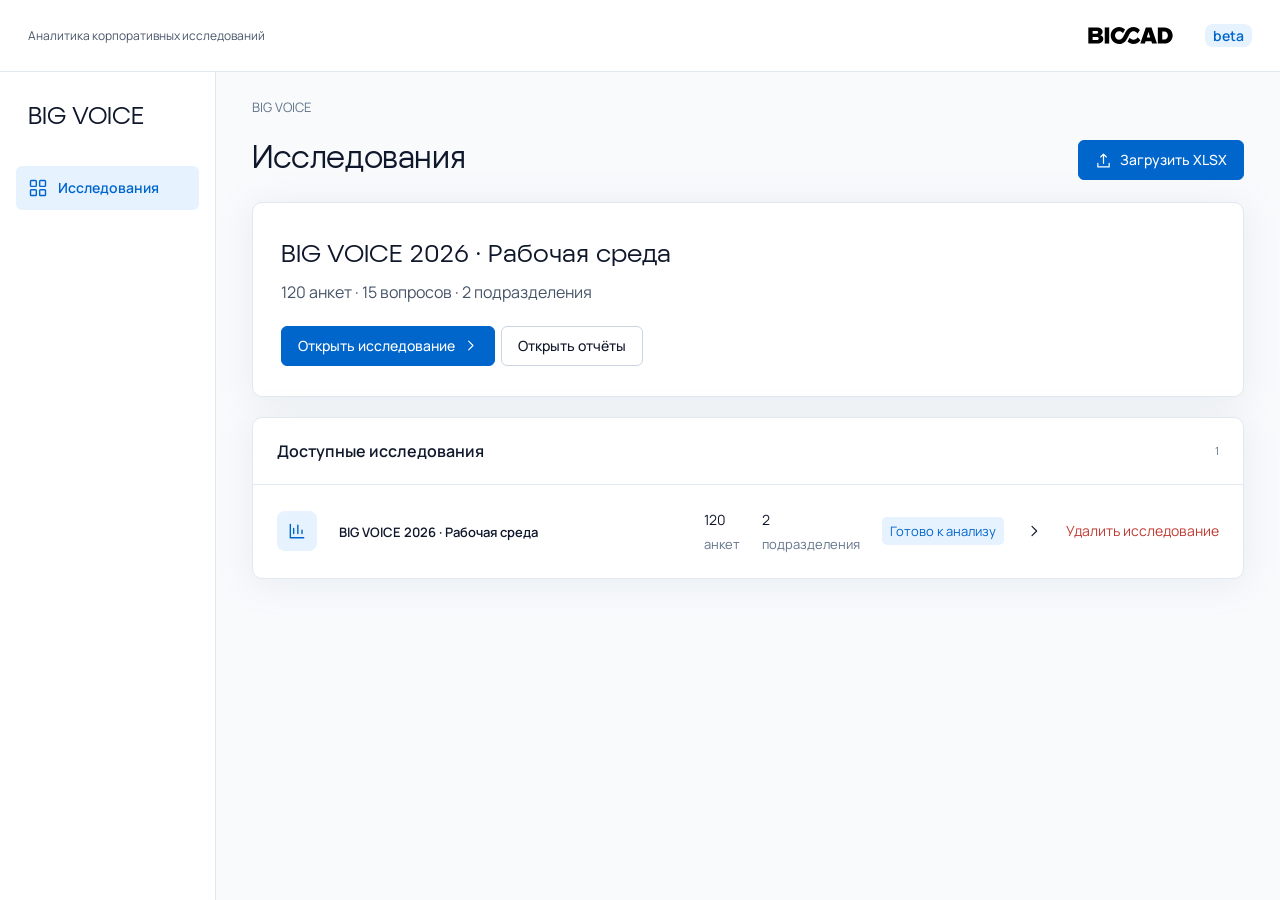
<file: index.html>
<!doctype html>
<html lang="ru">
  <head>
    <meta charset="UTF-8" />
    <meta name="viewport" content="width=device-width, initial-scale=1" />
    <meta name="theme-color" content="#0066cc" />
    <link rel="icon" type="image/svg+xml" href="./portal5/assets/logo-mark.svg" />
    <title>BIG VOICE — анализ ответов</title>
    <script type="module" crossorigin src="./assets/index-DVb8SoTM.js"></script>
    <link rel="modulepreload" crossorigin href="./assets/rolldown-runtime-pP25SEvz.js">
    <link rel="modulepreload" crossorigin href="./assets/model-CWXmLrlX.js">
    <link rel="stylesheet" crossorigin href="./assets/index-xrrG0SAP.css">
  </head>
  <body><div id="root"></div></body>
</html>
</file>
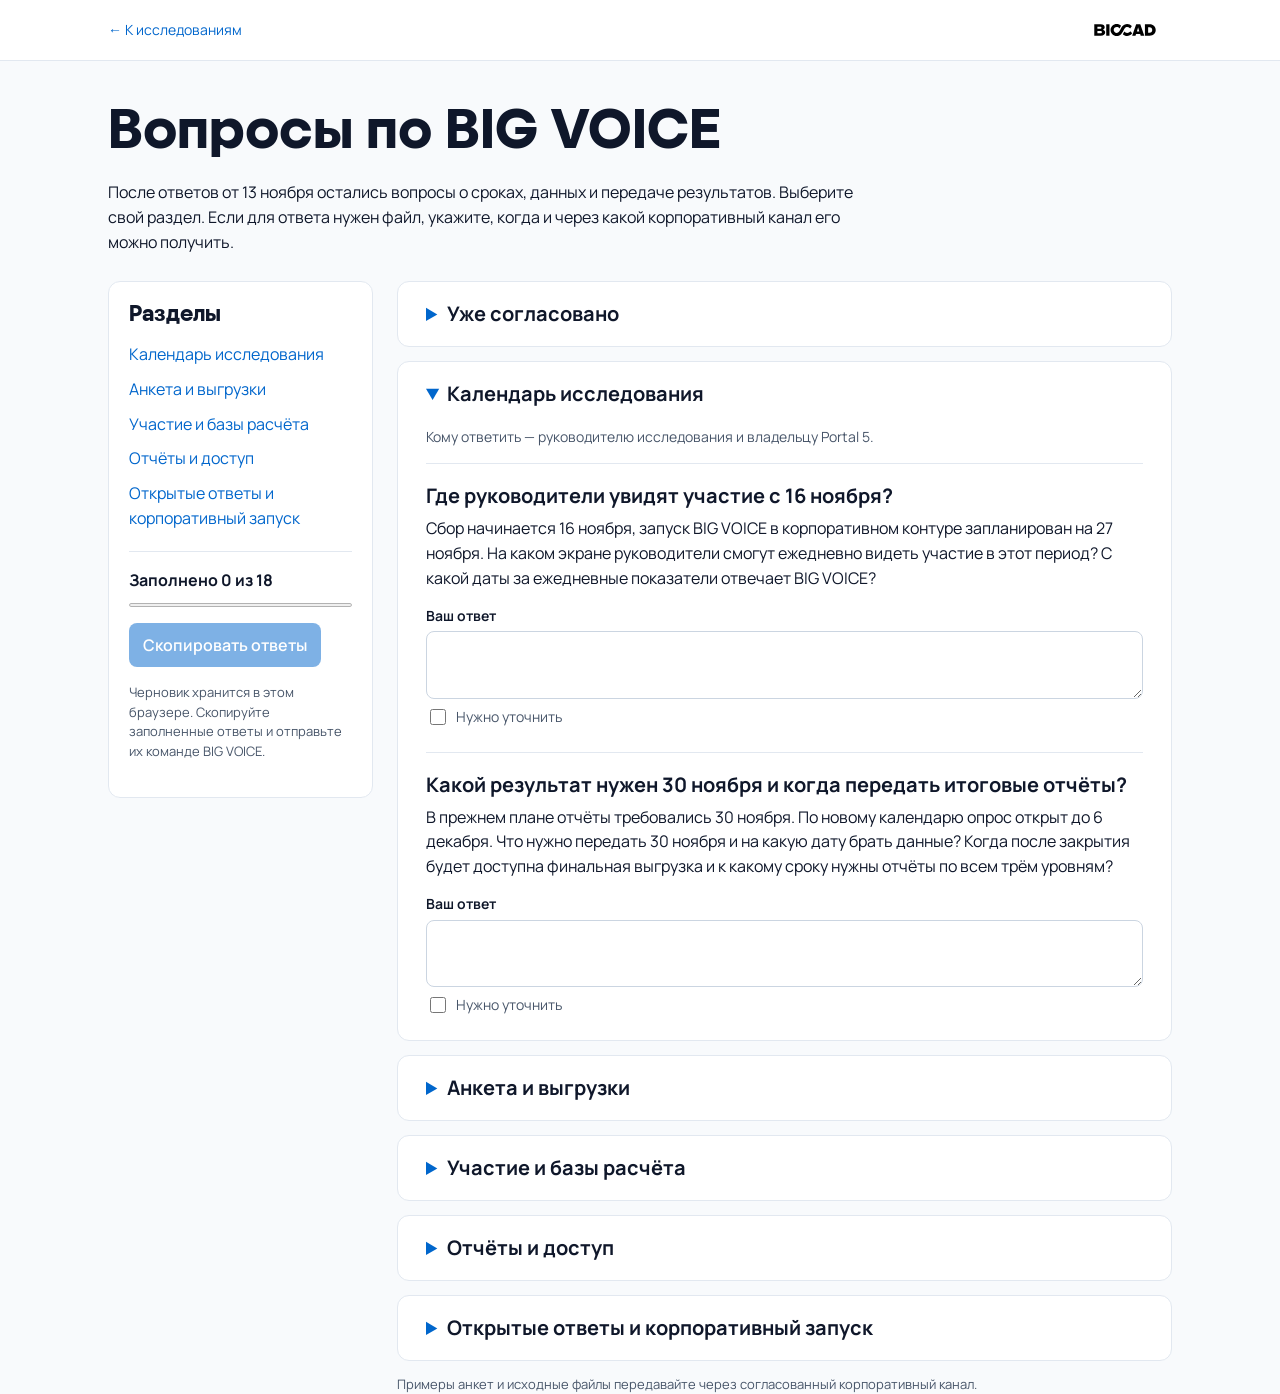
<file: decisions.html>
<!doctype html><html lang="ru"><head><meta charset="utf-8"><meta name="viewport" content="width=device-width,initial-scale=1">
  <title>Вопросы по BIG VOICE</title><link rel="icon" href="./portal5/assets/logo-mark.svg"><link rel="stylesheet" href="./portal5/tokens/fonts.css"><link rel="stylesheet" href="./portal5/tokens/palette.css"><link rel="stylesheet" href="./portal5/tokens/semantic.css">
  <style>
    *{box-sizing:border-box}body{margin:0;color:var(--color-ink);background:var(--color-bg-subtle);font:16px/1.55 Manrope,sans-serif}
    a{color:var(--color-accent)}button,textarea{font:inherit}button,summary,input{cursor:pointer}button:focus-visible,a:focus-visible,input:focus-visible,summary:focus-visible,textarea:focus-visible{outline:3px solid var(--color-accent);outline-offset:3px}
    .sr{position:absolute;overflow:hidden;width:1px;height:1px;clip-path:inset(50%)}.wrap{max-width:1160px;margin:auto;padding:0 clamp(18px,4vw,48px)}
    header{background:var(--color-bg);border-bottom:1px solid var(--color-border)}header .wrap{height:60px;display:flex;align-items:center;justify-content:space-between;gap:16px}
    header img{width:94px}header a{font-size:14px;text-decoration:none}main{padding-bottom:56px}
    h1,h2,h3,summary{color:var(--color-ink);line-height:1.2}h1,h2{font-family:'Biocad Display',Manrope,sans-serif}h1{font-weight:600;font-size:clamp(32px,5.5vw,56px);margin:0 0 14px}h2{font-size:22px;margin:0}h3{margin:0;font-size:20px}
    .intro{padding:38px 0 26px}.intro p{max-width:770px;margin:0}.layout{display:grid;grid-template-columns:minmax(215px,265px) minmax(0,1fr);align-items:start;gap:24px}
    aside,.sheet{border:1px solid var(--color-border);background:var(--color-bg);border-radius:12px}aside{padding:20px;position:sticky;top:16px}
    nav{display:grid;gap:10px;margin:14px 0 20px}nav a{text-decoration:none}a:hover{text-decoration:underline}
    progress{width:100%;height:8px;display:block;margin:8px 0 14px;accent-color:var(--color-accent)}small,.audience,.check{color:var(--color-ink-muted)}
    .share{border-top:1px solid var(--color-border);padding-top:16px}small{display:block;font-size:13px;line-height:1.5}
    button{background:var(--color-accent);color:white;border:0;border-radius:8px;padding:10px 14px;font-weight:600}button:disabled{opacity:.5;cursor:default}
    #copy-status:not(:empty){margin-top:10px}.sheet{margin-bottom:14px;padding:0 clamp(14px,3vw,28px)}summary{padding:20px 0;font-size:20px;font-weight:700}summary::marker{color:var(--color-accent)}
    .audience{margin:0 0 16px;font-size:14px}.sheet ul{margin:0 0 20px;padding-left:22px}.sheet li+li{margin-top:7px}
    article{border-top:1px solid var(--color-border);padding:20px 0}article p{margin:8px 0 14px}textarea{width:100%;padding:8px 12px;resize:vertical;border:1px solid var(--color-border-strong,#8e9eac);border-radius:8px;color:inherit;background:var(--color-bg)}
    .answer-label{display:block;font-size:14px;font-weight:650;margin-bottom:5px}.check{display:inline-flex;align-items:center;gap:7px;font-size:14px}.check input{width:16px;height:16px;accent-color:var(--color-accent)}
    [hidden]{display:none!important}@media(max-width:800px){.layout{grid-template-columns:1fr;gap:16px}aside{position:static}nav{grid-template-columns:repeat(auto-fit,minmax(165px,1fr))}.intro{padding:26px 0 18px}}
  </style></head><body>
  <header><div class="wrap"><a href="./">← К исследованиям</a><img src="./portal5/assets/logo-full.svg" alt="BIOCAD"></div></header>
  <main class="wrap"><div class="intro"><h1>Вопросы по BIG VOICE</h1><p>После ответов от 13 ноября остались вопросы о сроках, данных и передаче результатов. Выберите свой раздел. Если для ответа нужен файл, укажите, когда и через какой корпоративный канал его можно получить.</p></div>
  <div class="layout"><aside><h2>Разделы</h2><nav aria-label="Разделы протокола"><a href="#section-field-dashboard">Календарь исследования</a><a href="#section-questionnaire-files">Анкета и выгрузки</a><a href="#section-participation-disclosure">Участие и базы расчёта</a><a href="#section-report-formats">Отчёты и доступ</a><a href="#section-quote-approval">Открытые ответы и корпоративный запуск</a></nav>
    <div class="share"><strong id="progress">Заполнено 0 из 18</strong><progress id="progress-bar" max="18" value="0" aria-labelledby="progress"></progress>
    <button type="button" id="copy" disabled>Скопировать ответы</button><p><small id="storage">Черновик хранится в этом браузере. Скопируйте заполненные ответы и отправьте их команде BIG VOICE.</small></p>
    <small role="status" id="copy-status"></small><div id="manual" hidden><label for="protocol-text">Текст для отправки</label><textarea readonly id="protocol-text" rows="8"></textarea></div></div>
    </aside><div><details class="sheet"><summary>Уже согласовано</summary><ul><li>Для шести основных показателей определены формулы и контрольные значения для сверки. В первый релиз входят динамика за 2023–2026 годы, ИИ-разбор открытых ответов и рекомендации по агрегированным показателям.</li><li>Результаты доступны на уровне компании, направления бизнеса и департамента. Отчёт департамента предназначен его директору. По отдельным руководителям и прямым командам результаты не выводятся.</li><li>Для показа результата нужны минимум пять ответивших на конкретный вопрос после фильтрации. Если маленькую группу можно вычислить вычитанием, скрываются обе части.</li><li>Участие обновляется минимум раз в сутки. Цель — 90% по компании и каждому подразделению. Отправленные анкеты учитываются по статусу Portal 5, численность приглашённых предоставляет HR на дату старта.</li></ul></details>
    <details class="sheet topic" id="section-field-dashboard" open><summary>Календарь исследования</summary><p class="audience">Кому ответить — руководителю исследования и владельцу Portal 5.</p><article data-question="field-dashboard">
    <h3>Где руководители увидят участие с 16 ноября?</h3><p>Сбор начинается 16 ноября, запуск BIG VOICE в корпоративном контуре запланирован на 27 ноября. На каком экране руководители смогут ежедневно видеть участие в этот период? С какой даты за ежедневные показатели отвечает BIG VOICE?</p>
    <label class="answer-label" for="answer-field-dashboard">Ваш ответ<span class="sr"> — Где руководители увидят участие с 16 ноября?</span></label>
    <textarea id="answer-field-dashboard" rows="2"></textarea>
    <label class="check"><input type="checkbox"> Нужно уточнить<span class="sr"> — Где руководители увидят участие с 16 ноября?</span></label>
  </article><article data-question="final-calendar">
    <h3>Какой результат нужен 30 ноября и когда передать итоговые отчёты?</h3><p>В прежнем плане отчёты требовались 30 ноября. По новому календарю опрос открыт до 6 декабря. Что нужно передать 30 ноября и на какую дату брать данные? Когда после закрытия будет доступна финальная выгрузка и к какому сроку нужны отчёты по всем трём уровням?</p>
    <label class="answer-label" for="answer-final-calendar">Ваш ответ<span class="sr"> — Какой результат нужен 30 ноября и когда передать итоговые отчёты?</span></label>
    <textarea id="answer-final-calendar" rows="2"></textarea>
    <label class="check"><input type="checkbox"> Нужно уточнить<span class="sr"> — Какой результат нужен 30 ноября и когда передать итоговые отчёты?</span></label>
  </article></details><details class="sheet topic" id="section-questionnaire-files" ><summary>Анкета и выгрузки</summary><p class="audience">Кому ответить — владельцу системы опросов, методологу и HR.</p><article data-question="questionnaire-files">
    <h3>Когда будут доступны финальная анкета и пример выгрузки?</h3><p>Для настройки импорта нужны анкета 3.6, справочник вопросов с кодами вариантов и условиями показа, а также обезличенный пример с одной строкой на анкету. Как получить эти материалы? В примере важно увидеть, как записаны пропуск, вопрос вне маршрута, статус отправки и длительность заполнения, если платформа её сохраняет.</p>
    <label class="answer-label" for="answer-questionnaire-files">Ваш ответ<span class="sr"> — Когда будут доступны финальная анкета и пример выгрузки?</span></label>
    <textarea id="answer-questionnaire-files" rows="2"></textarea>
    <label class="check"><input type="checkbox"> Нужно уточнить<span class="sr"> — Когда будут доступны финальная анкета и пример выгрузки?</span></label>
  </article><article data-question="daily-files">
    <h3>Как будет поступать ежедневное обновление?</h3><p>Кто передаёт данные и к какому времени они доступны? Файл содержит все анкеты на дату выгрузки или только изменения? Если поступают изменения, по какому обезличенному идентификатору распознать исправленную или повторно выгруженную анкету?</p>
    <label class="answer-label" for="answer-daily-files">Ваш ответ<span class="sr"> — Как будет поступать ежедневное обновление?</span></label>
    <textarea id="answer-daily-files" rows="2"></textarea>
    <label class="check"><input type="checkbox"> Нужно уточнить<span class="sr"> — Как будет поступать ежедневное обновление?</span></label>
  </article><article data-question="hr-files">
    <h3>Когда HR сможет передать справочники и численность приглашённых?</h3><p>Для расчёта участия нужны численность на дату старта и соответствие «департамент → направление бизнеса». Для сравнения лет нужна таблица соответствия подразделений за 2023–2026 годы. В каком виде и когда будут доступны эти материалы?</p>
    <label class="answer-label" for="answer-hr-files">Ваш ответ<span class="sr"> — Когда HR сможет передать справочники и численность приглашённых?</span></label>
    <textarea id="answer-hr-files" rows="2"></textarea>
    <label class="check"><input type="checkbox"> Нужно уточнить<span class="sr"> — Когда HR сможет передать справочники и численность приглашённых?</span></label>
  </article><article data-question="history-files">
    <h3>Какие выгрузки прошлых лет доступны для пересчёта?</h3><p>Для проверки методики первым нужен обезличенный файл индивидуальных анкет за 2025 год. Когда и где можно получить его и файлы за 2023 и 2024 годы? По каким волнам сохранились словари вопросов и вариантов ответа?</p>
    <label class="answer-label" for="answer-history-files">Ваш ответ<span class="sr"> — Какие выгрузки прошлых лет доступны для пересчёта?</span></label>
    <textarea id="answer-history-files" rows="2"></textarea>
    <label class="check"><input type="checkbox"> Нужно уточнить<span class="sr"> — Какие выгрузки прошлых лет доступны для пересчёта?</span></label>
  </article></details><details class="sheet topic" id="section-participation-disclosure" ><summary>Участие и базы расчёта</summary><p class="audience">Кому ответить — методологу исследования и ответственному за конфиденциальность.</p><article data-question="participation-disclosure">
    <h3>Что показывать об участии, если в департаменте меньше пяти человек?</h3><p>В правилах дашборда для факта прохождения предусмотрено исключение, а в итоговом комментарии порог пяти указан без исключений. Например, опрос назначен четырём сотрудникам, трое его прошли. Можно ли директору показать «3 из 4», процент и число недостающих анкет? Что в этом случае видят остальные пользователи дашборда?</p>
    <label class="answer-label" for="answer-participation-disclosure">Ваш ответ<span class="sr"> — Что показывать об участии, если в департаменте меньше пяти человек?</span></label>
    <textarea id="answer-participation-disclosure" rows="2"></textarea>
    <label class="check"><input type="checkbox"> Нужно уточнить<span class="sr"> — Что показывать об участии, если в департаменте меньше пяти человек?</span></label>
  </article><article data-question="eligible-questions">
    <h3>Как проверить заполнение 80% вопросов при ветвлении анкеты?</h3><p>Если платформа передаёт неотправленные анкеты, для расчёта показателей задан минимум 80% закрытых вопросов. Если сотруднику не показывали блок для руководителей, брать за основу только вопросы, которые ему задали? Входят ли в этот расчёт необязательные закрытые вопросы «о себе»?</p>
    <label class="answer-label" for="answer-eligible-questions">Ваш ответ<span class="sr"> — Как проверить заполнение 80% вопросов при ветвлении анкеты?</span></label>
    <textarea id="answer-eligible-questions" rows="2"></textarea>
    <label class="check"><input type="checkbox"> Нужно уточнить<span class="sr"> — Как проверить заполнение 80% вопросов при ветвлении анкеты?</span></label>
  </article></details><details class="sheet topic" id="section-report-formats" ><summary>Отчёты и доступ</summary><p class="audience">Кому ответить — руководителю исследования, представителю директоров и владельцу данных.</p><article data-question="report-formats">
    <h3>Нужна ли презентация PPTX вместе с PDF?</h3><p>В ответах от 13 ноября указаны просмотр в сервисе и брендированный PDF. Раньше для передачи предусматривалась также презентация. Нужен ли PPTX в первой поставке? Если да, подходит ли размер 16:9 и в каком приложении проверить файл?</p>
    <label class="answer-label" for="answer-report-formats">Ваш ответ<span class="sr"> — Нужна ли презентация PPTX вместе с PDF?</span></label>
    <textarea id="answer-report-formats" rows="2"></textarea>
    <label class="check"><input type="checkbox"> Нужно уточнить<span class="sr"> — Нужна ли презентация PPTX вместе с PDF?</span></label>
  </article><article data-question="department-summary">
    <h3>Что директор должен увидеть на первой странице отчёта?</h3><p>Какие показатели и вывод нужны директору департамента в начале отчёта? Если уже есть подходящий образец для департамента или направления бизнеса, укажите, где его посмотреть.</p>
    <label class="answer-label" for="answer-department-summary">Ваш ответ<span class="sr"> — Что директор должен увидеть на первой странице отчёта?</span></label>
    <textarea id="answer-department-summary" rows="2"></textarea>
    <label class="check"><input type="checkbox"> Нужно уточнить<span class="sr"> — Что директор должен увидеть на первой странице отчёта?</span></label>
  </article><article data-question="report-signoff">
    <h3>Кто принимает отчёты и утверждает рекомендации?</h3><p>Кто проверяет выводы и рекомендации ИИ перед передачей отчёта по компании, направлению и департаменту? Укажите роль для каждого уровня и кто может вернуть отчёт на правку.</p>
    <label class="answer-label" for="answer-report-signoff">Ваш ответ<span class="sr"> — Кто принимает отчёты и утверждает рекомендации?</span></label>
    <textarea id="answer-report-signoff" rows="2"></textarea>
    <label class="check"><input type="checkbox"> Нужно уточнить<span class="sr"> — Кто принимает отчёты и утверждает рекомендации?</span></label>
  </article><article data-question="role-access">
    <h3>Какие данные и действия доступны каждой роли?</h3><p>Какие департаменты и направления видят аналитик, директор департамента и руководитель направления? Разрешено ли им видеть значения других департаментов во внутреннем рейтинге или только место своего? Укажите, кто загружает и удаляет исследования, редактирует отчёты и скачивает результаты.</p>
    <label class="answer-label" for="answer-role-access">Ваш ответ<span class="sr"> — Какие данные и действия доступны каждой роли?</span></label>
    <textarea id="answer-role-access" rows="2"></textarea>
    <label class="check"><input type="checkbox"> Нужно уточнить<span class="sr"> — Какие данные и действия доступны каждой роли?</span></label>
  </article><article data-question="action-tracking">
    <h3>Как руководитель работает с рекомендациями после получения отчёта?</h3><p>Достаточно ли списка рекомендаций в отчёте или в сервисе нужно вести план действий? Если нужен план, кто выбирает меры, назначает исполнителей и отмечает выполнение?</p>
    <label class="answer-label" for="answer-action-tracking">Ваш ответ<span class="sr"> — Как руководитель работает с рекомендациями после получения отчёта?</span></label>
    <textarea id="answer-action-tracking" rows="2"></textarea>
    <label class="check"><input type="checkbox"> Нужно уточнить<span class="sr"> — Как руководитель работает с рекомендациями после получения отчёта?</span></label>
  </article></details><details class="sheet topic" id="section-quote-approval" ><summary>Открытые ответы и корпоративный запуск</summary><p class="audience">Кому ответить — владельцу исследования, ответственному за данные и координатору запуска.</p><article data-question="quote-approval">
    <h3>Кто выбирает цитаты и проверяет обезличивание?</h3><p>ИИ подбирает цитаты по темам, человек выбирает их для отчёта. Кто может увидеть исходный текст, проверить замену имён и других узнаваемых деталей и одобрить окончательную формулировку? Есть ли корпоративные правила обезличивания для такой проверки?</p>
    <label class="answer-label" for="answer-quote-approval">Ваш ответ<span class="sr"> — Кто выбирает цитаты и проверяет обезличивание?</span></label>
    <textarea id="answer-quote-approval" rows="2"></textarea>
    <label class="check"><input type="checkbox"> Нужно уточнить<span class="sr"> — Кто выбирает цитаты и проверяет обезличивание?</span></label>
  </article><article data-question="escalation">
    <h3>Кому передавать чувствительный сигнал?</h3><p>Какие сообщения модератор должен передавать на отдельное рассмотрение? Кто видит закрытую очередь, принимает решение и в какой срок? Что после переноса могут видеть модератор и руководитель?</p>
    <label class="answer-label" for="answer-escalation">Ваш ответ<span class="sr"> — Кому передавать чувствительный сигнал?</span></label>
    <textarea id="answer-escalation" rows="2"></textarea>
    <label class="check"><input type="checkbox"> Нужно уточнить<span class="sr"> — Кому передавать чувствительный сигнал?</span></label>
  </article><article data-question="environment">
    <h3>Где можно проверить реальную выгрузку?</h3><p>Какая корпоративная площадка и канал передачи разрешены для обезличенных анкет и контрольных расчётов? Кто со стороны владельца данных и информационной безопасности подтверждает допуск?</p>
    <label class="answer-label" for="answer-environment">Ваш ответ<span class="sr"> — Где можно проверить реальную выгрузку?</span></label>
    <textarea id="answer-environment" rows="2"></textarea>
    <label class="check"><input type="checkbox"> Нужно уточнить<span class="sr"> — Где можно проверить реальную выгрузку?</span></label>
  </article><article data-question="ai-environment">
    <h3>Какой ИИ-сервис разрешён для обработки ответов?</h3><p>Для выделения тем нужны тексты открытых ответов, для рекомендаций — агрегированные показатели. Какой сервис в корпоративном контуре разрешён для каждой задачи? Кто предоставляет доступ для проверки и согласует хранение текстов и результатов обработки?</p>
    <label class="answer-label" for="answer-ai-environment">Ваш ответ<span class="sr"> — Какой ИИ-сервис разрешён для обработки ответов?</span></label>
    <textarea id="answer-ai-environment" rows="2"></textarea>
    <label class="check"><input type="checkbox"> Нужно уточнить<span class="sr"> — Какой ИИ-сервис разрешён для обработки ответов?</span></label>
  </article><article data-question="release">
    <h3>Кто координирует запуск к 27 ноября?</h3><p>Укажите контакты по инфраструктуре (DevOps), управлению доступом (IDM) и информационной безопасности (ДИБ). Кто подтверждает доступы и сроки согласований для запуска и кому передать сборку для проверки?</p>
    <label class="answer-label" for="answer-release">Ваш ответ<span class="sr"> — Кто координирует запуск к 27 ноября?</span></label>
    <textarea id="answer-release" rows="2"></textarea>
    <label class="check"><input type="checkbox"> Нужно уточнить<span class="sr"> — Кто координирует запуск к 27 ноября?</span></label>
  </article></details>
    <small>Примеры анкет и исходные файлы передавайте через согласованный корпоративный канал.</small></div></div></main>
  <script>(function enableProtocol() {
  const cards = [...document.querySelectorAll('[data-question]')];
  const localKey = id => 'bigvoice.customer-protocol.v2.' + id;
  const storageNotice = document.getElementById('storage');
  const status = document.getElementById('progress');
  const copyStatus = document.getElementById('copy-status');
  const manual = document.getElementById('manual');
  const manualText = document.getElementById('protocol-text');

  function readCard(card) {
    return {answer: card.querySelector('textarea').value.trim(), pending: card.querySelector('input').checked};
  }
  function updateProgress() {
    const count = cards.filter(card => {
      const {answer, pending} = readCard(card);
      return answer || pending;
    }).length;
    status.textContent = 'Заполнено ' + count + ' из ' + cards.length;
    document.getElementById('progress-bar').value = count;
    document.getElementById('copy').disabled = count === 0;
  }
  function storageError() {
    storageNotice.textContent = 'Браузер не сохраняет черновик. Скопируйте ответы перед закрытием страницы.';
  }
  for (const card of cards) {
    const textarea = card.querySelector('textarea');
    const checkbox = card.querySelector('input');
    const key = localKey(card.dataset.question);
    try {
      const saved = JSON.parse(localStorage.getItem(key));
      if (saved && typeof saved.answer === 'string') textarea.value = saved.answer;
      if (saved?.pending === true) checkbox.checked = true;
    } catch { storageError(); }
    card.addEventListener('input', () => {
      try {
        if (textarea.value || checkbox.checked) localStorage.setItem(key, JSON.stringify({answer: textarea.value, pending: checkbox.checked}));
        else localStorage.removeItem(key);
      } catch { storageError(); }
      manual.hidden = true;
      copyStatus.textContent = '';
      updateProgress();
    });
  }
  updateProgress();
  function openSection() {
    const target = document.getElementById(location.hash.slice(1));
    if (target?.matches('details')) target.open = true;
  }
  for (const link of document.querySelectorAll('nav a')) {
    link.addEventListener('click', () => { document.getElementById(link.hash.slice(1)).open = true; });
  }
  addEventListener('hashchange', openSection);
  openSection();

  document.getElementById('copy').addEventListener('click', async () => {
    const lines = ['BIG VOICE · ответы по исследованию 2026'];
    for (const section of document.querySelectorAll('details.topic')) {
      const entries = [];
      for (const card of section.querySelectorAll('[data-question]')) {
        const {answer, pending} = readCard(card);
        if (!answer && !pending) continue;
        entries.push(card.querySelector('h3').textContent);
        if (pending) entries.push('Нужно уточнить');
        if (answer) entries.push(answer);
        entries.push('');
      }
      if (entries.length) lines.push('', section.querySelector('summary').textContent.trim(), ...entries);
    }
    const text = lines.join('\n').trim();
    try {
      await navigator.clipboard.writeText(text);
      manual.hidden = true;
      copyStatus.textContent = 'Ответы скопированы. Вставьте их в письмо или сообщение команде BIG VOICE.';
    } catch {
      manualText.value = text;
      manual.hidden = false;
      manualText.focus();
      manualText.select();
      copyStatus.textContent = 'Скопируйте выделенный текст и передайте команде BIG VOICE.';
    }
  });
})();</script></body></html>
</file>
<file: assets/index-xrrG0SAP.css>
.metric-dashboard{gap:20px;margin-top:16px;display:grid}.metric-method-note{border-left:3px solid var(--color-accent);background:var(--color-bg-subtle);border-radius:4px;padding:14px 18px}.metric-method-note strong{font-size:14px}.metric-method-note p,.metric-footnote{color:var(--color-ink-muted);margin:5px 0 0;font-size:13px}.metric-cards{grid-template-columns:repeat(auto-fit,minmax(min(100%,258px),1fr));gap:16px;display:grid}.metric-card{flex-direction:column;align-items:flex-start;min-width:0;padding:20px;display:flex}.metric-card h2{margin:0;font-size:17px;font-weight:650}.metric-number,.metric-unavailable{font-family:var(--font-display);color:var(--color-accent-text);font-variant-numeric:tabular-nums;margin:14px 0 4px;font-size:38px;line-height:1.1;display:block}.metric-unavailable{color:var(--color-ink-muted);font-size:25px}.metric-card .metric-base{color:var(--color-ink-muted);margin:4px 0 12px;font-size:12px;line-height:1.6}.metric-reference{border-top:1px solid var(--color-border);flex-wrap:wrap;gap:5px 14px;width:100%;margin:0 0 12px;padding-top:9px;font-size:12px;display:flex}.metric-reference b{white-space:nowrap;font-weight:600}.metric-card details{width:100%;margin-top:auto;font-size:13px}.metric-card summary{cursor:pointer;color:var(--color-accent-text);padding:5px 0;font-weight:650}.metric-card details p{margin:8px 0;line-height:1.5}.metric-source{gap:3px;margin:8px 0;display:grid}.metric-source .text-button{text-align:start;justify-self:start}.metric-source small,.metric-downloads span{color:var(--color-ink-muted)}.metric-downloads{flex-wrap:wrap;align-items:center;gap:12px;margin-top:12px;font-size:12px;display:flex}.metric-toolbar{flex-wrap:wrap;align-items:end;gap:14px;margin:12px 0;display:flex}.metric-toolbar label{min-width:min(260px,100%)}.metric-heat-cell{font-variant-numeric:tabular-nums}.metric-heat-cell small{color:var(--color-ink-muted);display:block}.driver-panel summary{cursor:pointer;font:600 18px var(--font-ui);color:var(--color-ink)}.driver-panel[open] summary{margin-bottom:14px}.metric-tabs{flex-direction:row;justify-self:start}.metric-card h2,.metric-card .metric-base{font:500 var(--text-base)/var(--leading-base) var(--font-ui)}.metric-number{font:500 28px/32px var(--font-mono)}.metric-reference,.metric-card summary,.metric-footnote{font-size:var(--text-sm);line-height:var(--leading-sm)}.metric-card .download-menu{margin-top:4px}.metric-card .metric-add{margin-top:6px}.metric-card .download-menu .metric-downloads{margin-top:4px}.topbar .header-brand{align-items:center;gap:10px;margin-left:auto;display:flex}.header-brand .beta-label{color:var(--color-accent-text);background:var(--color-accent-soft);border-radius:var(--radius-sm);padding:2px 8px;font-weight:600}.breadcrumb .back-link{color:var(--color-accent-text);font-weight:600}.report-block-row{border:1px solid #0000;border-bottom-color:var(--color-border);grid-template-columns:auto minmax(0,1fr) auto;align-items:center;gap:6px;padding:4px;display:grid}.report-block-row.selected{background:var(--color-accent-soft);border-color:var(--color-accent)}.report-block-row.drop-target{box-shadow:inset 0 3px var(--color-accent)}.report-block-row .block-item{cursor:grab;background:0 0;border:none;width:100%;margin:0;padding:8px 2px}.report-block-row .block-item[aria-pressed=true]{font-weight:600}.report-block-row input[type=checkbox]{width:18px;height:18px}.block-order{gap:2px;display:flex}.block-order button{cursor:pointer;color:var(--color-accent-text);background:0 0;border:0;padding:4px;font-size:16px}.block-order button:disabled{opacity:.25}.block-list .block-menu{margin-top:12px}.report-target{flex-wrap:wrap;justify-content:space-between;align-items:center;gap:12px;margin:12px 0;padding:12px 16px;display:flex}.report-target dialog{border:1px solid var(--color-border);background:var(--color-surface);color:var(--color-ink);border-radius:12px;width:100%;max-width:min(90vw,450px);padding:18px}.report-target dialog::backdrop{background:#0c18285c}.report-toast{z-index:50;border:1px solid var(--color-border);background:var(--color-surface);box-shadow:var(--shadow-overlay);border-radius:10px;align-items:center;gap:10px;padding:12px 16px;display:flex;position:fixed;bottom:24px;right:24px}.report-toast svg{color:var(--color-status-success)}.report-filters{align-items:end;margin-bottom:16px}.feedback-desk{gap:18px;min-width:0;display:grid}.feedback-desk>label{max-width:360px}.feedback-tabs{flex-wrap:wrap;justify-self:start}.feedback-caption{color:var(--color-ink-muted);background:var(--color-bg-subtle);border:1px solid var(--color-border);border-radius:var(--radius-sm);padding:12px 16px;font-size:13px}.feedback-columns{grid-template-columns:minmax(200px,.8fr) minmax(280px,1.3fr);gap:24px;display:grid}.feedback-list{flex-direction:column;align-self:start;gap:5px;max-height:550px;display:flex;overflow:auto}.feedback-list button{background:var(--color-surface);color:var(--color-ink);border:1px solid var(--color-border);border-radius:var(--radius-sm);text-align:left;padding:12px}.feedback-list button[aria-pressed=true]{background:var(--color-accent-soft);border-color:var(--color-accent)}.feedback-list small{color:var(--color-ink-muted);margin-bottom:5px;font-size:11px;display:block}.feedback-list span{-webkit-line-clamp:2;-webkit-box-orient:vertical;font-size:13px;display:-webkit-box;overflow:hidden}.feedback-heading,.feedback-buttons{flex-wrap:wrap;justify-content:space-between;align-items:center;gap:12px;display:flex}.feedback-buttons{justify-content:start}.feedback-desk details{margin:18px 0;font-size:13px}.feedback-desk summary{cursor:pointer;color:var(--color-accent-text);font-weight:600}.feedback-editor textarea{min-height:105px}.feedback-editor .tools-row>label,.feedback-action-form .tools-row>label{flex:1;min-width:min(155px,100%)}.feedback-desk .tools-row{align-items:end}.feedback-desk .data-table th,.feedback-desk .data-table td{font-family:var(--font-ui);text-align:left}.feedback-desk .feedback-table{overflow-x:auto}.feedback-action-form{border:1px solid var(--color-border);border-radius:var(--radius-md);margin-top:18px;padding:20px}.feedback-action-form h3{margin-bottom:15px}@media (width<=850px){.feedback-columns{grid-template-columns:1fr}.feedback-list{max-height:190px}.feedback-desk .panel{padding:18px}.feedback-desk .button{white-space:normal}}.feedback-original{border-left:3px solid var(--color-border);background:var(--color-bg-subtle);margin:12px 0;padding:12px 16px}.feedback-original h4{margin:0 0 4px}.feedback-original p{white-space:pre-wrap;margin:0}@font-face{font-family:Manrope;font-style:normal;font-weight:200 800;font-display:swap;src:url(./Manrope-Variable-cyrillic-Dvxsihut.woff2)format("woff2");unicode-range:U+301,U+400-45F,U+490-491,U+4B0-4B1,U+2116}@font-face{font-family:Manrope;font-style:normal;font-weight:200 800;font-display:swap;src:url(./Manrope-Variable-latin-DHIcAJRg.woff2)format("woff2");unicode-range:U+??,U+131,U+152-153,U+2BB-2BC,U+2C6,U+2DA,U+2DC,U+304,U+308,U+329,U+2000-206F,U+20AC,U+2122,U+2191,U+2193,U+2212,U+2215,U+FEFF,U+FFFD}@font-face{font-family:Biocad Display;font-style:normal;font-weight:400;font-display:swap;src:url(./BiocadDisplay-Regular-CDNo1f7N.ttf)format("truetype")}@font-face{font-family:Biocad Display;font-style:normal;font-weight:700;font-display:swap;src:url(./BiocadDisplay-Bold-CX1rJ5Zh.ttf)format("truetype")}@font-face{font-family:Biocad Display;font-style:normal;font-weight:500 600;font-display:swap;src:url(./BiocadDisplay-Bold-CX1rJ5Zh.ttf)format("truetype")}@font-face{font-family:JetBrains Mono;font-style:normal;font-weight:100 800;font-display:swap;src:url(./JetBrainsMono-Variable-cyrillic-D73BlboJ.woff2)format("woff2");unicode-range:U+301,U+400-45F,U+490-491,U+4B0-4B1,U+2116}@font-face{font-family:JetBrains Mono;font-style:normal;font-weight:100 800;font-display:swap;src:url(./JetBrainsMono-Variable-latin-B9CIFXIH.woff2)format("woff2");unicode-range:U+??,U+131,U+152-153,U+2BB-2BC,U+2C6,U+2DA,U+2DC,U+304,U+308,U+329,U+2000-206F,U+20AC,U+2122,U+2191,U+2193,U+2212,U+2215,U+FEFF,U+FFFD}:root{--primary-50:#f2f8ff;--primary-100:#e7f2ff;--primary-200:#dcecff;--primary-300:#c4dfff;--primary-400:#7eb8ff;--primary-500:#3389f4;--primary-600:#06c;--primary-700:#09549d;--primary-800:#0b4482;--primary-900:#0e2a5a;--secondary-50:#f8fafc;--secondary-100:#f1f5f9;--secondary-200:#e2e8f0;--secondary-300:#cbd5e1;--secondary-400:#94a3b8;--secondary-500:#64748b;--secondary-600:#475569;--secondary-700:#334155;--secondary-800:#1e293b;--secondary-900:#0f172a;--neutral-50:#fafafa;--neutral-100:#f5f5f5;--neutral-200:#e5e5e5;--neutral-300:#d4d4d4;--neutral-400:#a3a3a3;--neutral-500:#737373;--neutral-600:#525252;--neutral-700:#404040;--neutral-800:#262626;--neutral-900:#171717;--red-50:#ffe9e8;--red-100:#fcdbd9;--red-200:#fac9c5;--red-300:#f8b7b2;--red-400:#f5928c;--red-500:#f16e65;--red-600:#ee4a3f;--red-700:#bf3b32;--red-800:#912d26;--red-900:#621e19;--green-50:#d9f2e7;--green-100:#c7ecdb;--green-200:#b6e5d0;--green-300:#a4dec4;--green-400:#80d1ac;--green-500:#5dc395;--green-600:#39b67d;--green-700:#2e9264;--green-800:#226d4b;--green-900:#174932;--orange-50:#fff7ed;--orange-100:#ffedd5;--orange-200:#fed7aa;--orange-300:#fdba74;--orange-400:#fb923c;--orange-500:#f97316;--orange-600:#ea580c;--orange-700:#c2410c;--orange-800:#9a3412;--orange-900:#7c2d12;--pink-50:#fdf2f8;--pink-100:#fce7f3;--pink-200:#fbcfe8;--pink-300:#f9a8d4;--pink-400:#f472b6;--pink-500:#ec4899;--pink-600:#db2777;--pink-700:#be185d;--pink-800:#9d174d;--pink-900:#831843;--purple-50:#f5f3ff;--purple-100:#ede9fe;--purple-200:#ddd6fe;--purple-300:#c4b5fd;--purple-400:#a78bfa;--purple-500:#8b5cf6;--purple-600:#7c3aed;--purple-700:#6d28d9;--purple-800:#5b21b6;--purple-900:#4c1d95;--teal-50:#f0fdfa;--teal-100:#ccfbf1;--teal-200:#99f6e4;--teal-300:#5eead4;--teal-400:#2dd4bf;--teal-500:#14b8a6;--teal-600:#0d9488;--teal-700:#0f766e;--teal-800:#115e59;--teal-900:#134e4a;--radius-10:10px;--radius-20:20px;--color-ink:var(--secondary-900);--color-ink-muted:var(--secondary-600);--color-ink-subtle:var(--secondary-500);--color-ink-faint:var(--secondary-400);--color-ink-inverse:#fff;--color-text-primary:var(--color-ink);--color-text-secondary:var(--color-ink-muted);--color-text-muted:var(--color-ink-subtle);--color-text-disabled:var(--color-ink-faint);--color-bg:#fff;--color-bg-page:var(--color-bg);--color-bg-canvas:var(--color-bg);--color-bg-navigation:var(--secondary-100);--color-bg-deep:var(--secondary-100);--color-bg-subtle:var(--secondary-50);--color-bg-muted:var(--secondary-100);--color-bg-hover:var(--secondary-100);--color-bg-overlay:#0f172a73;--color-surface:#fff;--color-surface-1:var(--color-surface);--color-surface-2:var(--secondary-50);--color-surface-3:var(--secondary-100);--color-surface-hover:var(--secondary-100);--color-surface-active:var(--secondary-200);--color-surface-elevated:#fff;--color-border:var(--secondary-200);--color-border-default:var(--color-border);--color-border-strong:var(--secondary-300);--color-border-subtle:var(--secondary-100);--color-border-hover:var(--secondary-400);--color-icon:var(--secondary-600);--color-icon-secondary:var(--secondary-500);--color-icon-muted:var(--secondary-400);--color-accent-light:var(--primary-400);--color-accent-base:var(--primary-600);--color-accent-dark:var(--primary-900);--color-accent:var(--color-accent-base);--color-accent-default:var(--color-accent);--color-accent-hover:var(--primary-700);--color-accent-active:var(--primary-800);--color-accent-soft:var(--primary-100);--color-accent-soft-hover:var(--primary-200);--color-accent-text:var(--primary-600);--color-accent-subtle:color-mix(in srgb, var(--color-accent-base) 10%, transparent);--color-accent-selected:color-mix(in srgb, var(--color-accent-base) 16%, transparent);--color-accent-focus:color-mix(in srgb, var(--color-accent-base) 30%, transparent);--color-accent-border:color-mix(in srgb, var(--color-accent-base) 50%, transparent);--color-accent-ring:color-mix(in srgb, var(--color-accent-base) 40%, transparent);--color-accent-gradient:linear-gradient(135deg, #3389f4 0%, #06c 100%);--color-on-accent:#fff;--color-status-success:var(--green-600);--color-status-success-soft:var(--green-50);--color-status-success-text:var(--green-800);--color-status-warning:var(--orange-500);--color-status-warning-soft:var(--orange-50);--color-status-warning-text:var(--orange-700);--color-status-danger:var(--red-600);--color-status-danger-soft:var(--red-50);--color-status-danger-text:var(--red-700);--color-status-danger-ring:color-mix(in srgb, var(--red-600) 30%, transparent);--color-status-info:var(--primary-500);--color-status-info-soft:var(--primary-100);--color-status-info-text:var(--primary-700);--color-status-error:var(--color-status-danger);--color-status-error-soft:var(--color-status-danger-soft);--color-status-error-text:var(--color-status-danger-text);--color-status-on:#fff;--color-avatar-blue-bg:#e7f2ff;--color-avatar-blue-text:#06c;--color-avatar-orange-bg:#ffedd5;--color-avatar-orange-text:#ea580c;--color-avatar-purple-bg:#ede9fe;--color-avatar-purple-text:#7c3aed;--color-avatar-green-bg:#c7ecdb;--color-avatar-green-text:#2e9264;--color-avatar-teal-bg:#ccfbf1;--color-avatar-teal-text:#0f766e;--color-avatar-pink-bg:#fce7f3;--color-avatar-pink-text:#db2777;--color-ai-from:var(--primary-500);--color-ai-to:var(--purple-500);--color-ai-soft:linear-gradient(135deg, #e7f2ff 0%, #f5f3ff 100%);--radius-2xs:4px;--radius-xs:6px;--radius-sm:8px;--radius-md:12px;--radius-lg:16px;--radius-xl:22px;--radius-2xl:24px;--radius-3xl:26px;--radius-full:9999px;--shadow-xs:0 1px 2px #94a3b81f;--shadow-sm:0 2px 5px #94a3b826;--shadow-md:0 2px 20px #94a3b840;--shadow-lg:0 4px 35px #94a3b826;--shadow-tooltip:0 2px 5px #94a3b826;--shadow-dropdown:0 2px 20px #94a3b840;--shadow-card:0 4px 35px #94a3b826;--shadow-input-active:0 0 0 2px var(--color-accent-ring);--shadow-ring:0 0 0 2px var(--color-accent-ring);--shadow-overlay:0 2.77px 2.21px #68686812, 0 6.65px 5.32px #6868680d, 0 12.52px 10.02px #6868680a, 0 22.34px 17.87px #68686809, 0 41.78px 33.42px #68686807, 0 100px 80px #68686805;--font-ui:"Manrope", -apple-system, BlinkMacSystemFont, system-ui, sans-serif;--font-display:"Biocad Display", "Manrope", -apple-system, system-ui, sans-serif;--font-mono:"JetBrains Mono", ui-monospace, SFMono-Regular, monospace;--duration-fast:.1s;--duration-base:.2s;--duration-slow:.25s;--duration-slower:.32s;--duration-highlight:3s;--duration-highlight-fade:.5s;--duration-glow:1.5s;--ease-out:cubic-bezier(.16, 1, .3, 1);--ease-in-out:cubic-bezier(.4, 0, .2, 1);--z-dropdown:1000;--z-sticky:1100;--z-fixed:1200;--z-overlay:1300;--z-modal:1400;--z-popover:1500;--z-toast:1600;--z-tooltip:1700;--header-h:60px;--sidebar-w:232px;--sidebar-w-collapsed:60px;--container-max:1400px;--text-xs:12px;--leading-xs:16px;--text-sm:13px;--leading-sm:18px;--text-base:14px;--leading-base:20px;--text-md:16px;--leading-md:24px;--text-lg:18px;--leading-lg:28px;--text-xl:20px;--leading-xl:28px;--text-2xl:24px;--leading-2xl:32px;--text-3xl:32px;--leading-3xl:40px;--weight-normal:400;--weight-medium:500;--weight-semibold:600;--weight-bold:700;--weight-extrabold:800}.distribution{width:100%;height:auto;font-family:var(--font-ui);display:block;overflow:visible}.distribution-mobile{display:none}.chart-grid{stroke:var(--color-border);stroke-width:1px;stroke-dasharray:3 5}.chart-label{fill:var(--color-ink-muted);font-size:14px}.chart-tick{fill:var(--color-ink-subtle);font:12px var(--font-mono)}.chart-value{fill:var(--color-ink);font:500 14px var(--font-mono)}.chart-bar{fill:var(--color-accent)}.chart-empty{text-align:center;color:var(--color-ink-muted);padding:80px 20px}.slide,.slide *{box-sizing:border-box}.slide{background:var(--color-surface);width:1280px;height:720px;color:var(--color-ink);font-family:var(--font-ui);flex-direction:column;padding:36px 48px 28px;display:flex;overflow:hidden}.slide p,.slide h1,.slide h2{margin:0}.slide-brand{height:40px;color:var(--color-ink-muted);align-items:center;gap:24px;margin-bottom:25px;font-size:13px;display:flex}.slide-brand img{width:118px;height:auto}.slide .slide-title{font:400 34px/1.2 var(--font-display);overflow-wrap:anywhere;height:82px}.slide .slide-scope{color:var(--color-ink-muted);margin-top:4px;font-size:15px}.slide-body{flex:1;grid-template-columns:790px 1fr;gap:30px;min-height:0;margin-top:22px;display:grid}.slide-chart{border-right:1px solid var(--color-border);min-width:0;padding-right:26px}.slide h2{font-size:17px;font-weight:600;line-height:1.5}.slide .slide-unit{color:var(--color-ink-subtle);margin:7px 0 13px;font-size:12px}.slide .distribution{width:720px}.slide-base{border-bottom:1px solid var(--color-border);align-items:center;gap:14px;margin-bottom:20px;padding-bottom:22px;display:flex}.slide-base strong{font:400 48px/1 var(--font-display);color:var(--color-accent)}.slide-base span{max-width:105px;color:var(--color-ink-muted);font-size:13px;line-height:1.6}.slide .slide-note{white-space:pre-wrap;overflow-wrap:anywhere;height:224px;margin-top:12px;font-size:15px;line-height:1.65}.slide-note-empty{color:var(--color-ink-subtle)}.slide-footer{border-top:1px solid var(--color-border);color:var(--color-ink-muted);justify-content:space-between;align-items:end;margin-top:18px;padding-top:14px;font-size:11px;line-height:1.7;display:flex}.slide-footer>span{font:14px var(--font-mono)}.slide{break-after:page}.slide:last-child{break-after:auto}.slide-text{white-space:pre-wrap;overflow-wrap:anywhere;flex:1;min-height:0;padding:32px 0;font-size:24px;line-height:1.65}.slide-summary{flex:1;min-height:0;padding-top:15px}.slide-summary table,.slide-comparison{border-collapse:collapse;text-align:left;width:100%;font-size:12px;line-height:1.35}.slide-summary td,.slide-summary th,.slide-comparison td,.slide-comparison th{border-bottom:1px solid var(--color-border);padding:5px 8px}.slide-summary td:not(:first-child),.slide-comparison td:not(:first-child){font-family:var(--font-mono);text-align:right}.slide-summary>p{margin-top:10px;font-size:12px}.slide-comparison{font-size:11px}.slide-comparison th{font-size:10px}.slide .slide-scope{font-size:12px;line-height:1.5}.slide-chart>h2{font-size:15px}.slide .slide-title{flex-shrink:0;height:70px}.slide-summary{overflow:hidden}.slide-summary td,.slide-summary th{padding-block:3px}.slide-summary>p{white-space:pre-wrap;overflow-wrap:anywhere}.slide .slide-title{height:auto;max-height:84px;line-height:1.2}.slide .slide-scope,.slide .slide-unit,.slide-footer{font-size:14px}.slide-footer{margin-top:auto;line-height:1.4}.slide-story{overflow-wrap:anywhere;flex:1;min-height:0;margin:14px 0}.story-table{border-collapse:collapse;text-align:left;width:100%;font-size:18px;line-height:1.25}.story-table th,.story-table td{border-bottom:1px solid var(--color-border);padding:5px 12px}.story-table thead{background:var(--color-bg-subtle)}.story-table th:not(:first-child),.story-table td{text-align:right}.story-table strong,.evp-pair strong{font-family:var(--font-mono);font-variant-numeric:tabular-nums}.story-evidence small{font:13px/18px var(--font-ui);color:var(--color-ink-muted);display:block}.story-table tfoot{border-top:2px solid var(--color-border)}.story-table tfoot th{font-weight:500}.evp-definition{font-size:18px}.evp-pair{grid-template-columns:repeat(2,minmax(0,1fr));gap:24px;margin:20px 0;display:grid}.evp-pair section{background:var(--color-bg-subtle);border-top:3px solid var(--color-accent);padding:24px}.evp-pair strong{color:var(--color-accent-text);margin:12px 0 4px;font-size:38px;display:block}.story-note,.slide-story blockquote{white-space:pre-wrap;font-size:16px;line-height:1.45}.story-note{margin:10px 0}.slide-story blockquote{border-left:3px solid var(--color-accent);margin:12px 0;padding:8px 16px}.slide-body.full-chart{grid-template-columns:1fr}.full-chart .slide-chart{border:0;padding:0}.full-chart .distribution{width:100%;max-height:322px}.slide .slide-title{text-wrap:balance}.slide .evp-pair h2{margin-top:8px;font-size:22px}.story-table:has(+small) td{padding-block:2px}.slide-story:has(.story-note) .story-table td{padding-block:2px}.slide-story:has(.story-note) .story-table small{margin-left:12px;display:inline-block}.slide-story .story-table{table-layout:fixed;margin-top:16px}.slide-story .story-table th:first-child{width:44%}.slide-story .story-table th,.slide-story .story-table td{padding:8px 16px}.slide-story .story-table th{font-weight:500}.slide-story .story-table td strong{font-size:19px}.slide-story .story-table td small{text-align:left;white-space:nowrap;width:145px;margin-left:12px;font-size:12px;display:inline-block}:is(.slide-story:has(.story-note) .story-table td,.slide-story:has(.story-note) .story-table th){padding-block:5px}.score-small-base{color:var(--color-ink)}.report-metric-label{font:600 16px/1.4 var(--font-ui);margin:8px 0}.slide .report-metric-label{margin:12px 0}.recommendation-chart table{border-collapse:collapse;width:100%;font:16px/1.4 var(--font-ui)}.recommendation-chart th,.recommendation-chart td{border-bottom:1px solid var(--color-border);padding:9px 8px}.recommendation-chart th{text-align:left;font-weight:500}.recommendation-chart th:first-child{width:40%}.recommendation-chart thead th{color:var(--color-ink-muted);font-size:14px}.recommendation-chart th:last-child,.recommendation-chart td:last-child{text-align:right}.recommendation-chart td{font-variant-numeric:tabular-nums}.recommendation-share{align-items:center;gap:12px;display:flex}.recommendation-share>span:last-child{text-align:right;min-width:5ch}.recommendation-track{background:var(--color-bg-subtle);border-radius:var(--radius-full);flex:1;min-width:12px;height:7px;overflow:hidden}.recommendation-track i{background:var(--color-accent);height:100%;display:block}@media (width<=600px){.recommendation-chart table{font-size:14px}.recommendation-chart th,.recommendation-chart td{padding:8px 4px}.recommendation-share{gap:4px}}.slide:has(.slide-story) .slide-brand{margin-bottom:12px}.slide-story{margin:8px 0}.slide-brand{border-bottom:1px solid var(--color-border);height:44px;padding-bottom:12px}.evp-pair section{border-radius:var(--radius-md);border-top:0}.evp-track{background:var(--color-border);border-radius:var(--radius-full);height:6px;margin-top:16px}.evp-track i{border-radius:inherit;background:var(--color-accent);height:100%;display:block}.slide .story-note{border-left:3px solid var(--color-accent);padding-left:16px}.slide.report-cover{isolation:isolate;background:var(--primary-900);color:#fff;justify-content:space-between;padding:66px 72px 46px;position:relative}.report-cover header{z-index:1;width:88%}.report-cover header:before{content:"";background:var(--primary-500);width:132px;height:5px;margin-bottom:28px;display:block}.report-cover h1{font:400 78px/1.1 var(--font-display)}.report-cover header p{overflow-wrap:anywhere;max-width:850px;font:400 29px/1.35 var(--font-ui);color:var(--primary-100);margin-top:22px}.report-cover footer{z-index:1;justify-content:space-between;align-items:end;display:flex}.report-cover footer strong,.report-cover footer span{display:block}.report-cover footer strong{font:500 21px/1.4 var(--font-mono)}.report-cover footer span{font:400 16px/1.5 var(--font-ui);color:var(--primary-200)}.report-cover footer img{filter:brightness(0)invert();width:135px}.cover-art{z-index:-1;width:540px;height:242px;position:absolute;bottom:104px;right:0}.cover-art i{position:absolute}.cover-art i:first-child{border:29px solid var(--green-300);border-radius:50%;width:225px;height:225px;top:14px}.cover-art i:nth-child(2){border:21px dotted var(--primary-500);border-radius:50%;width:219px;height:219px;top:8px;left:135px}.cover-art i:nth-child(3){background:radial-gradient(circle,var(--primary-400) 1px,transparent 2px) 0 0/11px 11px;inset:24px 0 10px 300px}.cover-art i:nth-child(4){background:var(--red-500);border-radius:50%;width:160px;height:160px;top:52px;right:-95px}*{box-sizing:border-box}html{font:14px var(--font-ui);color:var(--color-ink);background:var(--color-bg-subtle);-webkit-font-smoothing:antialiased}body{margin:0}button,input,select,textarea{font:inherit}button{cursor:pointer}button:disabled{cursor:not-allowed;opacity:.5}button,a,input,select,textarea{transition:background-color .12s,border-color .12s}:focus-visible{outline:2px solid var(--color-accent);outline-offset:3px;box-shadow:var(--shadow-ring)}h1,h2,h3,p{margin:0}h2{font-size:19px;font-weight:600}h3{font-size:14px}p{line-height:1.7}button svg{flex-shrink:0}a{color:var(--color-accent-text)}.topbar{background:var(--color-surface);border-bottom:1px solid var(--color-border);align-items:center;gap:24px;height:72px;padding:0 28px;display:flex}.brand-logo{width:129px}.topbar-divider{background:var(--color-border);width:1px;height:24px;margin-left:25px}.service-label{color:var(--color-ink-muted);font-size:12px}.demo-pill{background:var(--color-accent-soft);color:var(--color-accent-text);border-radius:30px;align-items:center;gap:8px;margin-left:auto;padding:7px 12px;font-size:11px;display:flex}.demo-pill>span{background:var(--color-accent);border-radius:50%;width:6px;height:6px}.profile{align-items:center;gap:10px;font-size:11px;display:flex}.profile small{color:var(--color-ink-subtle);margin-top:4px;display:block}.avatar{background:var(--color-bg-muted);border-radius:50%;place-items:center;width:34px;height:34px;font-size:11px;display:grid}.app{min-height:100vh}.sidebar{background:var(--color-surface);border-right:1px solid var(--color-border);flex-direction:column;width:216px;min-height:calc(100vh - 72px);padding:30px 16px;display:flex;position:absolute;top:72px;bottom:0;left:0}.product-name{font:25px var(--font-display);padding:0 12px 34px}.product-name>span{font:10px var(--font-ui);color:var(--color-ink-subtle);margin-top:9px;display:block}nav{flex-direction:column;gap:6px;display:flex}.nav-item{color:var(--color-ink-muted);text-align:left;background:0 0;border:0;border-radius:6px;align-items:center;gap:10px;padding:12px;font-size:12px;display:flex}.nav-item:hover{background:var(--color-bg-subtle)}.nav-item.active{color:var(--color-accent-text);background:var(--color-accent-soft);font-weight:600}.nav-count{font:10px var(--font-mono);background:var(--color-bg-muted);border-radius:4px;margin-left:auto;padding:3px 6px}.nav-divider{background:var(--color-border);height:1px;margin:18px 12px}.nav-study-label{color:var(--color-ink-subtle);padding:0 12px 9px;font-size:10px}.sidebar-bottom{color:var(--color-ink-subtle);gap:8px;margin-top:auto;padding:40px 10px 0;font-size:10px;display:flex}.sidebar-bottom svg{flex-shrink:0;margin-top:3px}main{max-width:1740px;min-height:calc(100vh - 72px);margin-left:216px;padding:26px 36px}.breadcrumb{color:var(--color-ink-subtle);align-items:center;gap:10px;min-width:0;margin-bottom:24px;font-size:11px;display:flex}.breadcrumb button{color:var(--color-ink-subtle);background:0 0;border:0;padding:0;font-size:11px}.breadcrumb>span{text-overflow:ellipsis;white-space:nowrap;overflow:hidden}.page-heading{justify-content:space-between;align-items:center;gap:20px;margin-bottom:22px;display:flex}.page-heading h1{font:36px/1.2 var(--font-display);letter-spacing:-.4px;outline:none}.page-heading p{color:var(--color-ink-muted);max-width:75ch;margin-top:9px;font-size:12px}.card{background:var(--color-surface);border:1px solid var(--color-border);box-shadow:var(--shadow-card);border-radius:10px;min-width:0}.panel{padding:26px}.panel h2{margin-bottom:14px}.panel>p{margin-bottom:20px}.muted{color:var(--color-ink-subtle);font-size:12px;line-height:1.8}.tag{background:var(--color-accent-soft);color:var(--color-accent-text);white-space:nowrap;border-radius:5px;padding:5px 8px;font-size:10px;display:inline-flex}.button{border:1px solid var(--color-border-strong);background:var(--color-surface);min-height:40px;color:var(--color-ink);white-space:nowrap;border-radius:6px;justify-content:center;align-items:center;gap:8px;padding:9px 16px;font-size:12px;font-weight:500;text-decoration:none;display:inline-flex}.button:hover:not(:disabled){background:var(--color-bg-subtle);border-color:var(--color-border-hover)}.button.primary{background:var(--color-accent);border-color:var(--color-accent);color:var(--color-on-accent)}.button.primary:hover:not(:disabled){background:var(--color-accent-hover)}.text-button{color:var(--color-accent-text);background:0 0;border:0;justify-content:center;align-items:center;gap:7px;padding:8px 0;font-size:12px;display:inline-flex}.text-button:hover:not(:disabled){text-underline-offset:3px;text-decoration:underline}label{color:var(--color-ink-muted);flex-direction:column;gap:9px;font-size:12px;font-weight:600;display:flex}select,input,textarea{border:1px solid var(--color-border-strong);background:var(--color-surface);width:100%;min-width:0;color:var(--color-ink);border-radius:6px;font-weight:400}input,select{height:40px;padding:0 12px}textarea{resize:vertical;min-height:155px;padding:12px;font-size:13px;line-height:1.8}select:hover,input:hover,textarea:hover{border-color:var(--color-border-hover)}fieldset{border:0;min-width:0;margin:0;padding:0}.input-caption{color:var(--color-ink-subtle);justify-content:space-between;gap:12px;margin-top:9px;font-size:10px;display:flex}.welcome{grid-template-columns:1.15fr 1fr;gap:55px;padding:36px 40px;display:grid}.welcome-copy>p{color:var(--color-ink-muted);max-width:50ch;margin-bottom:24px;font-size:12px}.welcome-caption{color:var(--color-ink-subtle);margin-top:15px;font-size:10px;display:block}.welcome-visual{background:var(--color-bg-subtle);border:1px solid var(--color-border);border-radius:10px;align-self:center;padding:24px 27px}.visual-heading{justify-content:space-between;align-items:center;margin-bottom:18px;font-size:12px;font-weight:600;display:flex}.visual-heading svg{color:var(--color-accent)}.visual-row{margin:16px 0}.visual-row>span{color:var(--color-ink-muted);font-size:11px}.visual-row>div{background:var(--color-bg-muted);border-radius:3px;height:12px;margin-top:7px}.visual-row i{background:var(--color-accent);border-radius:3px;height:100%;display:block}.visual-row:nth-child(3) i{opacity:.7}.visual-row:nth-child(4) i{opacity:.5}.visual-row:nth-child(5) i{opacity:.85}.welcome-visual>p{color:var(--color-ink-subtle);margin-top:22px;font-size:9px}.journey{grid-template-columns:repeat(3,1fr);gap:22px;margin:27px 0 30px;display:grid}.journey>div{align-items:center;gap:12px;display:flex}.journey>div>span{background:var(--color-surface);border:1px solid var(--color-border);width:32px;height:32px;font:12px var(--font-mono);color:var(--color-accent);border-radius:50%;place-items:center;display:grid}.journey strong{font-size:12px;font-weight:600}.journey p{color:var(--color-ink-subtle);margin-top:4px;font-size:10px}.section-head{border-bottom:1px solid var(--color-border);justify-content:space-between;align-items:center;gap:16px;padding:22px 24px;display:flex}.section-head h2{font-size:16px}.section-head>span{color:var(--color-ink-subtle);font-size:11px}.section-head p{color:var(--color-ink-subtle);margin-top:6px;font-size:11px}.study-row{text-align:left;border:0;border-bottom:1px solid var(--color-border);width:100%;color:var(--color-ink);background:0 0;align-items:center;gap:22px;padding:25px 24px;font-size:14px;display:flex}.study-list-item{border-bottom:1px solid var(--color-border);align-items:center;display:flex}.study-list-item:last-child,.study-list-item .study-row{border-bottom:0}.study-list-item .study-row{flex:1;min-width:0}.study-delete{flex-shrink:0;margin-right:24px}@media (width<=800px){.study-list-item{flex-direction:column;align-items:stretch}.study-delete{align-self:flex-start;margin:0 20px 18px}}.study-row:hover{background:var(--color-bg-subtle)}.study-row small{color:var(--color-ink-subtle);margin-top:6px;font-size:10px;display:block}.study-row-title{flex:1;min-width:0}.study-row-title strong{overflow-wrap:anywhere;font-size:13px;font-weight:600}.study-icon{background:var(--color-accent-soft);width:40px;height:40px;color:var(--color-accent);border-radius:8px;flex-shrink:0;place-items:center;display:grid}.study-row>span:not(.study-row-title):not(.study-icon){flex-shrink:0}.study-intro{justify-content:space-between;align-items:center;gap:30px;padding:26px 30px;display:flex}.study-intro h2{font:26px var(--font-display);margin:14px 0 12px}.study-intro p{color:var(--color-ink-muted);max-width:70ch;font-size:12px}.source-line{color:var(--color-ink-subtle);margin-top:17px;font-size:10px;line-height:1.8}.summary-strip{grid-template-columns:repeat(4,1fr);margin:26px 0 30px;padding:4px 0;display:grid}.summary-strip>div{border-right:1px solid var(--color-border);flex-direction:column;gap:9px;padding:0 25px;display:flex}.summary-strip>div:first-child{padding-left:0}.summary-strip>div:last-child{border:0}.summary-strip span{color:var(--color-ink-subtle);font-size:11px}.overview-grid{grid-template-columns:minmax(0,1fr) 300px;gap:24px;display:grid}.question-row{border:0;border-bottom:1px solid var(--color-border);text-align:left;width:100%;color:var(--color-ink);background:0 0;align-items:center;gap:25px;padding:19px 24px;font-size:12px;display:flex}.question-row:last-child{border:0}.question-row:hover{background:var(--color-bg-subtle)}.question-row>span:first-child{flex:1}.question-row small{color:var(--color-ink-subtle);margin:3px 0 6px;font-size:10px;display:block}.question-row strong{font-size:12px;font-weight:600}.question-row>span:nth-child(2){text-align:right;font-family:var(--font-mono)}.question-row>span:nth-child(2) small{font-family:var(--font-ui);margin:5px 0 0}.overview-aside{flex-direction:column;gap:23px;display:flex}.overview-aside h2{font-size:16px}.department-row{border-bottom:1px solid var(--color-border);justify-content:space-between;gap:10px;padding:16px 0;font-size:12px;line-height:1.7;display:flex}.department-row strong{font:14px var(--font-mono)}.overview-aside .muted{margin:16px 0 0;font-size:10px}.method-card{color:var(--color-ink-muted);padding:0 12px}.method-card>svg{color:var(--color-accent);float:left;margin-right:9px}.method-card h3{margin:2px 0 14px;font-size:12px}.method-card p{margin-top:12px;font-size:11px}.analysis-toolbar{align-items:end;gap:24px;margin-bottom:24px;display:flex}.scope-field{width:330px;max-width:100%}.analysis-toolbar>.muted{flex:1;margin-bottom:10px;font-size:11px}.analysis-toolbar .text-button{margin-bottom:5px}.analysis-layout{grid-template-columns:230px minmax(0,1fr);align-items:start;gap:24px;display:grid}.question-nav{padding:22px 12px}.question-nav h2{padding:0 10px 12px;font-size:15px}.question-nav h3{color:var(--color-ink-subtle);padding:19px 10px 9px;font-size:10px;font-weight:500}.question-nav button{text-align:left;color:var(--color-ink-muted);background:0 0;border:0;border-radius:5px;justify-content:space-between;align-items:center;gap:8px;width:100%;padding:11px 10px;font-size:11px;line-height:1.7;display:flex}.question-nav button:hover{background:var(--color-bg-subtle)}.question-nav button.active{background:var(--color-accent-soft);color:var(--color-accent-text);font-weight:600}.analysis-card{padding:25px 26px 0}.card-heading{justify-content:space-between;align-items:center;gap:16px;display:flex}.card-heading h2{font:26px var(--font-display)}.section-caption{color:var(--color-ink-subtle);margin-bottom:7px;font-size:10px;display:block}.question{color:var(--color-ink-muted);max-width:75ch;margin-top:16px;font-size:12px}.sample-strip{border-top:1px solid var(--color-border);border-bottom:1px solid var(--color-border);flex-wrap:wrap;gap:27px;margin:23px 0;padding:18px 0;display:flex}.sample-strip>div{border-right:1px solid var(--color-border);flex-direction:column;gap:6px;padding-right:27px;display:flex}.sample-strip>div:last-child{border:0;padding:0}.sample-strip strong{font:28px var(--font-display)}.sample-strip>div:nth-child(2) strong{color:var(--color-accent)}.sample-strip span{color:var(--color-ink-subtle);font-size:10px}.chart-heading{justify-content:space-between;align-items:center;gap:16px;margin-bottom:22px;display:flex}.chart-heading h3{font-size:12px}.segmented{border:1px solid var(--color-border);background:var(--color-bg-subtle);border-radius:6px;flex-shrink:0;padding:3px;display:flex}.segmented button{color:var(--color-ink-muted);background:0 0;border:0;border-radius:4px;padding:6px 9px;font-size:10px}.segmented button[aria-pressed=true]{color:var(--color-accent-text);background:var(--color-surface);box-shadow:var(--shadow-xs)}.chart-footnote{border-top:1px solid var(--color-border);color:var(--color-ink-subtle);align-items:start;gap:9px;margin-top:15px;padding:17px 0;font-size:10px;display:flex}.chart-footnote svg{flex-shrink:0;margin-top:3px}.analysis-actions{background:var(--color-bg-subtle);border-top:1px solid var(--color-border);border-radius:0 0 10px 10px;justify-content:space-between;align-items:center;gap:20px;margin:0 -26px;padding:20px 26px;display:flex}.analysis-actions strong{overflow-wrap:anywhere;font-size:12px;font-weight:600;display:block}.analysis-actions span{color:var(--color-ink-subtle);margin-top:6px;font-size:10px;line-height:1.6;display:block}.report-tray{border:1px solid var(--color-accent-border);background:var(--color-accent-soft);border-radius:8px;align-items:center;gap:14px;margin:24px 0;padding:17px 22px;font-size:11px;display:flex}.report-tray>span{flex:1;line-height:1.8}.report-tray>svg{color:var(--color-accent);flex-shrink:0}.data-table{border-collapse:collapse;width:100%;font-size:12px}.data-table th{color:var(--color-ink-subtle);background:var(--color-bg-subtle);text-align:left;font-size:10px;font-weight:500}.data-table td,.data-table th{border-bottom:1px solid var(--color-border);padding:13px 10px;line-height:1.6}.data-table td:not(:first-child),.data-table th:not(:first-child){text-align:right}.data-table td:not(:first-child){font-family:var(--font-mono);font-size:11px}.data-table small{font:9px var(--font-ui);color:var(--color-ink-subtle);margin-top:5px;display:block}.comparison-note{color:var(--color-ink-muted);margin-bottom:14px;font-size:10px}.table-scroll{overflow:auto}.table-scroll table{min-width:400px}.chart-loading{min-height:300px;color:var(--color-ink-subtle);place-items:center;display:grid}.import-layout{grid-template-columns:minmax(0,1fr) 300px;align-items:start;gap:25px;display:grid}.import-help{color:var(--color-ink-muted);font-size:12px;line-height:1.8}.import-help h2{font-size:17px}.import-help h3{margin:26px 0 12px}.import-help ol{padding-left:20px}.import-help li{margin:14px 0}.check-label{flex-direction:row;align-items:center;margin:25px 0 15px;font-size:11px;font-weight:400;line-height:1.7}.check-label input{flex-shrink:0;width:16px;height:16px}.upload-zone{border:1px dashed var(--color-accent);color:var(--color-accent-text);background:var(--color-accent-soft);cursor:pointer;text-align:center;border-radius:8px;align-items:center;padding:32px 20px;position:relative}.upload-zone input{max-width:270px;height:auto;margin-top:12px;padding:8px;font-size:11px}.upload-zone>span{color:var(--color-ink-muted);font-size:10px;font-weight:400}.upload-zone.disabled{opacity:1;cursor:default}.import-result{border-top:1px solid var(--color-border);margin-top:24px;padding-top:22px}.import-result p{color:var(--color-ink-muted);margin:12px 0 20px;font-size:12px}.import-result label{margin-bottom:18px}.import-result td:last-child{font-family:var(--font-ui);text-align:left}.success-line{color:var(--color-status-success-text);align-items:center;gap:8px;font-size:13px;font-weight:600;display:flex}.reports-grid{grid-template-columns:repeat(3,minmax(0,1fr));gap:24px;display:grid}.report-card{flex-direction:column;align-items:start;padding:25px;display:flex;position:relative}.report-card>svg{color:var(--color-accent);margin-bottom:26px}.report-card>.tag{position:absolute;top:27px;right:22px}.report-card h2{font:23px/1.3 var(--font-display);overflow-wrap:anywhere}.report-card>p{color:var(--color-ink-subtle);margin-top:12px;font-size:10px}.report-topics{color:var(--color-ink-muted);flex-direction:column;flex:1;gap:8px;margin:20px 0 24px;font-size:11px;display:flex}.report-card .button{width:100%}.empty-state{text-align:center;padding:60px 30px}.empty-state>svg{color:var(--color-accent);margin-bottom:20px}.empty-state h2{font:28px var(--font-display)}.empty-state p{max-width:58ch;color:var(--color-ink-muted);margin:15px auto 24px;font-size:12px}.editor-toolbar{border-bottom:1px solid var(--color-border);align-items:end;gap:14px;margin-bottom:25px;padding-bottom:25px;display:flex}.editor-toolbar>label{flex:1;max-width:460px}.save-state{color:var(--color-ink-subtle);max-width:140px;margin:0 auto 10px 0;font-size:10px;line-height:1.7}.editor-layout{grid-template-columns:320px minmax(0,1fr);align-items:start;gap:24px;display:grid}.block-list .section-head{padding:22px 20px}.block-item{text-align:left;width:100%;color:var(--color-ink);border:0;border-left:3px solid #0000;border-bottom:1px solid var(--color-border);background:0 0;align-items:start;gap:13px;padding:20px 17px;display:flex}.block-item.active{border-left-color:var(--color-accent);background:var(--color-accent-soft)}.block-number{font:12px var(--font-mono);color:var(--color-ink-subtle);margin-top:2px}.block-item strong{overflow-wrap:anywhere;font-size:12px;font-weight:600;line-height:1.7}.block-item small{color:var(--color-ink-subtle);margin-top:7px;font-size:10px;line-height:1.8;display:block}.add-more{margin:15px 20px}.block-editor>.section-head{padding:22px 25px}.block-controls{align-items:center;gap:10px;display:flex}.block-controls .button{min-height:30px;padding:6px 10px;font-size:10px}.block-controls .text-button{font-size:10px}.danger-text{color:var(--color-status-danger-text)}.block-editor fieldset{padding:24px 25px}.block-context{background:var(--color-bg-subtle);border-radius:6px;align-items:start;gap:12px;margin:24px 0;padding:18px;display:flex}.block-context svg{color:var(--color-accent);flex-shrink:0}.block-context strong{font-size:12px;font-weight:500;line-height:1.8}.block-context p{margin-top:8px;font-size:11px}.block-context small{color:var(--color-ink-subtle);margin-top:12px;font-size:10px;line-height:1.8;display:block}.editor-note{padding:0 25px 24px;font-size:10px}.preview-actions{align-items:center;gap:12px;margin-bottom:20px;display:flex}.preview-actions>span{color:var(--color-ink-muted);margin-right:auto;font-size:12px}.preview-explanation{color:var(--color-ink-muted);margin-bottom:22px;font-size:12px}.preview-panel{background:var(--color-bg-muted);border:1px solid var(--color-border);border-radius:10px;padding:24px}.preview-canvas{background:var(--color-surface);box-shadow:var(--shadow-md);position:relative;overflow:hidden}.preview-canvas iframe{transform-origin:0 0;border:0;width:1280px;position:absolute;top:0;left:0}.feedback:empty{display:none}.feedback{margin-bottom:18px;font-size:12px}.status{color:var(--color-accent-text);align-items:center;gap:9px;display:flex}.error{background:var(--color-status-danger-soft);color:var(--color-status-danger-text);border-radius:6px;margin-bottom:20px;padding:15px;font-size:12px;line-height:1.8}.error .text-button{margin-left:16px}.page-footer{border-top:1px solid var(--color-border);color:var(--color-ink-subtle);justify-content:space-between;gap:20px;margin-top:36px;padding-top:18px;font-size:9px;line-height:1.8;display:flex}.loading-state{padding:40px}.skip-link{z-index:10;background:var(--color-surface);color:var(--color-accent);padding:12px;position:absolute;top:-80px;left:12px}.skip-link:focus{top:8px}@media (width>=1600px){main{padding:30px 48px}.welcome{gap:100px;padding:42px 48px}.welcome-copy h2{font-size:40px}.analysis-layout{grid-template-columns:260px minmax(0,1fr)}}@media (width<=1200px){main{padding:24px}.sidebar{width:190px;padding-left:12px;padding-right:12px}main{margin-left:190px}.overview-grid{grid-template-columns:minmax(0,1fr) 260px}.welcome{gap:30px;padding:30px}.study-row{gap:15px;padding:22px 20px}.study-row .tag{display:none}.analysis-layout{grid-template-columns:195px minmax(0,1fr);gap:18px}.analysis-card{padding:22px 20px 0}.analysis-actions{flex-wrap:wrap;margin:0 -20px;padding:18px 20px}.chart-heading{flex-wrap:wrap}.sample-strip{gap:18px}.sample-strip>div{padding-right:18px}.editor-layout{grid-template-columns:270px minmax(0,1fr)}.editor-toolbar{flex-wrap:wrap}.editor-toolbar>label{min-width:240px}.save-state{max-width:none}.block-editor>.section-head{flex-wrap:wrap}.reports-grid{grid-template-columns:repeat(2,minmax(0,1fr))}.import-layout{grid-template-columns:minmax(0,1fr) 250px}}@media (width<=1000px){.service-label,.topbar-divider{display:none}.overview-grid,.import-layout{grid-template-columns:1fr}.overview-aside{grid-template-columns:1fr 1fr;display:grid}.welcome-copy h2{font-size:29px}.welcome{gap:24px;padding:26px}.welcome-visual{padding:20px}.study-intro{flex-wrap:wrap}.summary-strip>div{padding:0 15px}.analysis-layout{grid-template-columns:1fr}.question-nav{flex-wrap:wrap;gap:12px;padding:15px;display:flex}.question-nav h2{width:100%;padding-bottom:0}.question-nav h3{padding-top:5px}.question-nav>div{flex:1;min-width:140px}.analysis-toolbar>.muted{display:none}.editor-layout{grid-template-columns:240px minmax(0,1fr);gap:16px}.block-editor fieldset{padding:18px}.block-context{padding:12px}.journey{gap:12px}.journey strong{font-size:11px}.journey p{font-size:9px}}@media (width<=760px){.topbar{gap:12px;height:60px;padding:0 18px}.brand-logo{width:105px}.profile{display:none}.demo-pill{padding:6px 8px;font-size:9px}.sidebar{border-right:0;border-bottom:1px solid var(--color-border);width:auto;min-height:0;padding:12px 15px;position:static}.product-name,.sidebar-bottom,.nav-divider,.nav-study-label{display:none}.sidebar nav{flex-flow:wrap;gap:4px}.nav-item{gap:6px;padding:9px;font-size:11px}.nav-item svg{width:17px;height:17px}.nav-count{display:none}main{margin:0;padding:20px 18px}.page-heading h1{font-size:30px}.page-heading{flex-wrap:wrap;align-items:start;gap:15px}.page-heading p{font-size:11px}.breadcrumb{margin-bottom:20px;font-size:10px}.welcome{grid-template-columns:1fr;padding:25px}.welcome-visual{display:none}.welcome-copy h2{font-size:31px}.journey{grid-template-columns:1fr;gap:17px}.journey strong{font-size:12px}.journey p{font-size:10px}.study-row{flex-wrap:wrap;gap:15px}.study-row-title{flex-basis:calc(100% - 65px)}.study-row>span:nth-child(3){margin-left:55px}.study-row>svg{margin-left:auto}.study-intro{padding:22px}.study-intro h2{font-size:25px}.summary-strip{grid-template-columns:1fr 1fr;gap:24px}.summary-strip>div{padding:0 15px!important}.summary-strip>div:nth-child(2){border:0}.summary-strip span{font-size:10px}.summary-strip strong{font-size:30px}.overview-aside{grid-template-columns:1fr}.question-row{gap:15px;padding:18px}.question-row>.muted{display:none}.panel{padding:22px}.analysis-toolbar{gap:12px}.scope-field{flex:1}.question-nav{gap:8px}.question-nav>div{min-width:130px}.analysis-card{padding:20px 16px 0}.card-heading{flex-wrap:wrap;align-items:start}.card-heading h2{font-size:25px}.sample-strip{justify-content:space-between;gap:12px}.sample-strip>div{padding-right:12px}.sample-strip strong{font-size:26px}.sample-strip span{font-size:9px}.analysis-actions{margin:0 -16px;padding:18px 16px}.analysis-actions .button{width:100%}.report-tray{flex-wrap:wrap;padding:16px}.report-tray>span{min-width:200px}.report-tray>.button{width:100%}.analysis-card .distribution{display:none}.analysis-card .distribution-mobile{gap:18px;padding:9px 0 15px;display:grid}.mobile-bar-row>div:first-child{color:var(--color-ink-muted);justify-content:space-between;align-items:baseline;gap:12px;font-size:12px;line-height:1.6;display:flex}.mobile-bar-row strong{font:12px var(--font-mono);color:var(--color-ink)}.mobile-bar-track{background:var(--color-bg-muted);border-radius:3px;height:12px;margin-top:7px;overflow:hidden}.mobile-bar-track>span{background:var(--color-accent);border-radius:3px;height:100%;display:block}.reports-grid,.editor-layout{grid-template-columns:1fr}.editor-toolbar>label{min-width:100%}.save-state{width:100%;margin:0}.editor-toolbar>.button{flex:1}.block-controls{flex-wrap:wrap;gap:12px}.preview-actions{flex-wrap:wrap}.preview-actions>span{order:-1;width:100%}.preview-actions>.button:first-child{width:100%}.preview-actions>.button:not(:first-child){flex:1}.preview-panel{padding:10px}.page-footer{gap:15px;font-size:9px}.table-scroll{margin:0 -4px}.upload-zone input{max-width:100%;font-size:10px}.check-label{font-size:10px}.import-help{padding:12px}.feedback{font-size:11px}}@media (prefers-reduced-motion:reduce){*{scroll-behavior:auto!important;transition:none!important}}.visual-row>span{justify-content:space-between;gap:12px;display:flex}.visual-row b{color:var(--color-ink-subtle);font-size:10px;font-weight:400}.app{position:relative}#page-title:focus-visible{box-shadow:none;outline:none}.block-evidence{border-bottom:1px solid var(--color-border);margin-bottom:24px;padding:0 0 24px;font-size:11px}.evidence-base{justify-content:space-between;gap:12px;margin-bottom:20px;display:flex}.evidence-base>span{color:var(--color-ink-subtle);font-size:10px}.evidence-row{grid-template-columns:210px 1fr 28px;align-items:center;gap:14px;margin:12px 0;display:grid}.evidence-row>span{color:var(--color-ink-muted);font-size:10px}.evidence-row>div{background:var(--color-bg-subtle);border-radius:2px;height:9px}.evidence-row i{background:var(--color-accent);border-radius:2px;height:100%;display:block}.evidence-row strong{font:10px var(--font-mono);text-align:right}@media (width<=1100px){.evidence-row{grid-template-columns:1fr 60px 25px;gap:10px}.evidence-base{flex-wrap:wrap}}.tools-panel{margin-bottom:24px;padding:20px}.tools-grid{grid-template-columns:repeat(auto-fit,minmax(180px,1fr));gap:16px;margin:16px 0;display:grid}.tools-row{flex-wrap:wrap;align-items:end;gap:14px;margin:20px 0;display:flex}.tools-row>label{min-width:200px}.saved-slices{flex-wrap:wrap;gap:12px;margin:16px 0;display:flex}.saved-slices>span{align-items:center;gap:8px;display:flex}.inline-checkbox{width:17px;height:17px}.tools-panel .error{margin:15px 0 0}.reports-grid+.panel{margin-top:24px}.question-nav>input{margin-bottom:12px}.panel>.tag{margin-bottom:15px}.quality-line{color:var(--text-secondary);flex-wrap:wrap;align-items:center;gap:1rem;margin:1rem 0;font-size:14px;display:flex}.quality-line strong{color:var(--text-primary)}.slice-settings{border:1px solid var(--color-divider,#dde5ec);background:var(--color-surface,#fff);border-radius:12px;margin:12px 0 20px}.slice-settings>summary{cursor:pointer;padding:15px 20px;font-weight:700}.slice-settings>summary span{color:var(--color-text-secondary,#495869);margin-left:12px;font-weight:400}.slice-settings .tools-panel{box-shadow:none;border:0;margin:0}.facet-picker{min-width:0;font-size:14px;font-weight:600}.facet-picker details{margin-top:6px;position:relative}.facet-picker summary{border:1px solid var(--color-divider,#b6c1ce);cursor:pointer;border-radius:8px;min-height:40px;padding:9px 12px;font-weight:400}.facet-picker details>div{border:1px solid var(--color-divider,#b6c1ce);z-index:4;background:#fff;border-radius:8px;min-width:100%;padding:8px 12px;position:absolute;top:100%;left:0}.facet-picker details label{align-items:center;gap:8px;padding:6px 0;display:flex}.facet-picker input{width:16px;height:16px;min-height:0}.demo-shortcut{margin:6px}.org-branch{border-left:2px solid var(--color-accent-border);margin:10px 0 0 16px;padding-left:16px}.org-branch>div{flex-wrap:wrap;gap:8px;margin:6px 0;display:flex}.page-heading h1{font:400 var(--text-3xl)/var(--leading-3xl) var(--font-display)}.nav-item,.button,.text-button,.segmented button,.question-nav button,label,input,select,textarea,.data-table,.block-menu summary{font-size:var(--text-base);line-height:var(--leading-base)}.page-heading p,.question,.panel>p.muted,.welcome-copy>p{font-size:var(--text-md);line-height:var(--leading-md)}.section-caption,.tag,.scope-field,.data-table small,.save-state,.question-nav h3,.breadcrumb,.breadcrumb button,.block-item small,.study-row small,.input-caption,.chart-footnote p{font-size:var(--text-sm);line-height:var(--leading-sm)}.data-table td,.response-line,.story-table td{font-variant-numeric:tabular-nums}.welcome{margin-bottom:20px;padding:24px 28px;display:block}.welcome-copy h2{font:400 26px/1.25 var(--font-display);margin:12px 0 8px}.welcome-copy>p{max-width:none;margin-bottom:16px}.upload-zone.disabled{cursor:not-allowed;background:var(--color-bg-muted);border-color:var(--color-border);color:var(--color-ink-muted)}.upload-zone.disabled strong,.upload-zone.disabled svg{color:var(--color-ink-subtle)}.upload-zone #file-hint{color:var(--color-ink-muted);font-size:14px;line-height:20px}.slice-settings>.scope-field{width:min(340px,100% - 40px);margin:0 20px}.response-line{border-block:1px solid var(--color-border);color:var(--color-ink-muted);margin:12px 0 18px;padding:8px 0;font-size:14px;line-height:20px}.response-line b{font-family:var(--font-mono);color:var(--color-ink)}.create-options{margin-bottom:20px;padding:20px}.create-options .panel{box-shadow:none;border:0;padding:16px 0 0}.editor-toolbar{flex-wrap:wrap;align-items:end}.editor-toolbar>label{min-width:min(200px,100%)}.block-menu summary{cursor:pointer;color:var(--color-accent-text);padding:8px}.block-menu[open]>div{gap:4px;display:grid}.editor-story{margin:18px 0}.editor-story .story-table{font-size:14px}.mobile-nav-toggle{display:none}.preview-viewport{overflow:auto}.preview-viewport.zoomed{overscroll-behavior:contain;max-height:70vh}.zoomed iframe{pointer-events:none}.zoom-control{margin-bottom:10px}@media (width<=760px){.mobile-nav-toggle{text-align:left;justify-content:space-between;width:100%;display:flex}.sidebar nav{display:none}.sidebar nav.is-open{margin-top:8px;display:grid}.nav-item{min-height:40px;font-size:14px}.sidebar{padding:8px 18px}.welcome{padding:20px}.slice-settings>summary span{margin:4px 0 0;display:block}.metric-tabs{flex-wrap:wrap}.editor-story .evp-pair{grid-template-columns:1fr}}.summary-strip strong{font:500 28px/32px var(--font-mono)}.summary-strip span,.question-row,.question-row strong,.department-row{font-size:14px;line-height:20px}.question-row small,.overview-aside .muted{font-size:13px;line-height:18px}.source-note{border-inline-start:3px solid var(--color-accent);border-radius:var(--radius-2xs);background:var(--color-bg-subtle);color:var(--color-ink-muted);font:400 var(--text-sm)/1.5 var(--font-ui);padding:10px 14px}
</file>
<file: portal5/tokens/fonts.css>
@font-face {
  font-family: 'Manrope';
  font-style: normal;
  font-weight: 200 800;
  font-display: swap;
  src: url('../fonts/Manrope-Variable-cyrillic.woff2') format('woff2');
  unicode-range: U+0301, U+0400-045F, U+0490-0491, U+04B0-04B1, U+2116;
}

@font-face {
  font-family: 'Manrope';
  font-style: normal;
  font-weight: 200 800;
  font-display: swap;
  src: url('../fonts/Manrope-Variable-latin.woff2') format('woff2');
  unicode-range: U+0000-00FF, U+0131, U+0152-0153, U+02BB-02BC, U+02C6, U+02DA,
    U+02DC, U+0304, U+0308, U+0329, U+2000-206F, U+20AC, U+2122, U+2191, U+2193,
    U+2212, U+2215, U+FEFF, U+FFFD;
}

/* Biocad Display — фирменный дисплейный шрифт (заголовки/числа-витрины).
   Статичные начертания: Regular 400, Bold 700. */
@font-face {
  font-family: 'Biocad Display';
  font-style: normal;
  font-weight: 400;
  font-display: swap;
  src: url('../fonts/BiocadDisplay-Regular.ttf') format('truetype');
}

@font-face {
  font-family: 'Biocad Display';
  font-style: normal;
  font-weight: 700;
  font-display: swap;
  src: url('../fonts/BiocadDisplay-Bold.ttf') format('truetype');
}

/* 500/600 запросы маппятся на Bold (700) — у дисплейного шрифта нет middle-weight */
@font-face {
  font-family: 'Biocad Display';
  font-style: normal;
  font-weight: 500 600;
  font-display: swap;
  src: url('../fonts/BiocadDisplay-Bold.ttf') format('truetype');
}

@font-face {
  font-family: 'JetBrains Mono';
  font-style: normal;
  font-weight: 100 800;
  font-display: swap;
  src: url('../fonts/JetBrainsMono-Variable-cyrillic.woff2') format('woff2');
  unicode-range: U+0301, U+0400-045F, U+0490-0491, U+04B0-04B1, U+2116;
}

@font-face {
  font-family: 'JetBrains Mono';
  font-style: normal;
  font-weight: 100 800;
  font-display: swap;
  src: url('../fonts/JetBrainsMono-Variable-latin.woff2') format('woff2');
  unicode-range: U+0000-00FF, U+0131, U+0152-0153, U+02BB-02BC, U+02C6, U+02DA,
    U+02DC, U+0304, U+0308, U+0329, U+2000-206F, U+20AC, U+2122, U+2191, U+2193,
    U+2212, U+2215, U+FEFF, U+FFFD;
}
</file>
<file: portal5/tokens/palette.css>
/* BIOCAD Portal 5 — сырая палитра Figma (9 шкал × 10 ступеней). Auto-generated from @portal5/frontend-library@0.17.13. Не редактировать вручную — правьте источник в src/ui-kit и перегенерируйте. */

:root {
  --primary-50: #f2f8ff;
  --primary-100: #e7f2ff;
  --primary-200: #dcecff;
  --primary-300: #c4dfff;
  --primary-400: #7eb8ff;
  --primary-500: #3389f4;
  --primary-600: #0066cc;
  --primary-700: #09549d;
  --primary-800: #0b4482;
  --primary-900: #0e2a5a;
  --secondary-50: #f8fafc;
  --secondary-100: #f1f5f9;
  --secondary-200: #e2e8f0;
  --secondary-300: #cbd5e1;
  --secondary-400: #94a3b8;
  --secondary-500: #64748b;
  --secondary-600: #475569;
  --secondary-700: #334155;
  --secondary-800: #1e293b;
  --secondary-900: #0f172a;
  --neutral-50: #fafafa;
  --neutral-100: #f5f5f5;
  --neutral-200: #e5e5e5;
  --neutral-300: #d4d4d4;
  --neutral-400: #a3a3a3;
  --neutral-500: #737373;
  --neutral-600: #525252;
  --neutral-700: #404040;
  --neutral-800: #262626;
  --neutral-900: #171717;
  --red-50: #ffe9e8;
  --red-100: #fcdbd9;
  --red-200: #fac9c5;
  --red-300: #f8b7b2;
  --red-400: #f5928c;
  --red-500: #f16e65;
  --red-600: #ee4a3f;
  --red-700: #bf3b32;
  --red-800: #912d26;
  --red-900: #621e19;
  --green-50: #d9f2e7;
  --green-100: #c7ecdb;
  --green-200: #b6e5d0;
  --green-300: #a4dec4;
  --green-400: #80d1ac;
  --green-500: #5dc395;
  --green-600: #39b67d;
  --green-700: #2e9264;
  --green-800: #226d4b;
  --green-900: #174932;
  --orange-50: #fff7ed;
  --orange-100: #ffedd5;
  --orange-200: #fed7aa;
  --orange-300: #fdba74;
  --orange-400: #fb923c;
  --orange-500: #f97316;
  --orange-600: #ea580c;
  --orange-700: #c2410c;
  --orange-800: #9a3412;
  --orange-900: #7c2d12;
  --pink-50: #fdf2f8;
  --pink-100: #fce7f3;
  --pink-200: #fbcfe8;
  --pink-300: #f9a8d4;
  --pink-400: #f472b6;
  --pink-500: #ec4899;
  --pink-600: #db2777;
  --pink-700: #be185d;
  --pink-800: #9d174d;
  --pink-900: #831843;
  --purple-50: #f5f3ff;
  --purple-100: #ede9fe;
  --purple-200: #ddd6fe;
  --purple-300: #c4b5fd;
  --purple-400: #a78bfa;
  --purple-500: #8b5cf6;
  --purple-600: #7c3aed;
  --purple-700: #6d28d9;
  --purple-800: #5b21b6;
  --purple-900: #4c1d95;
  --teal-50: #f0fdfa;
  --teal-100: #ccfbf1;
  --teal-200: #99f6e4;
  --teal-300: #5eead4;
  --teal-400: #2dd4bf;
  --teal-500: #14b8a6;
  --teal-600: #0d9488;
  --teal-700: #0f766e;
  --teal-800: #115e59;
  --teal-900: #134e4a;
  --radius-10: 10px; /* @kind spacing */
  --radius-20: 20px; /* @kind spacing */
}
</file>
